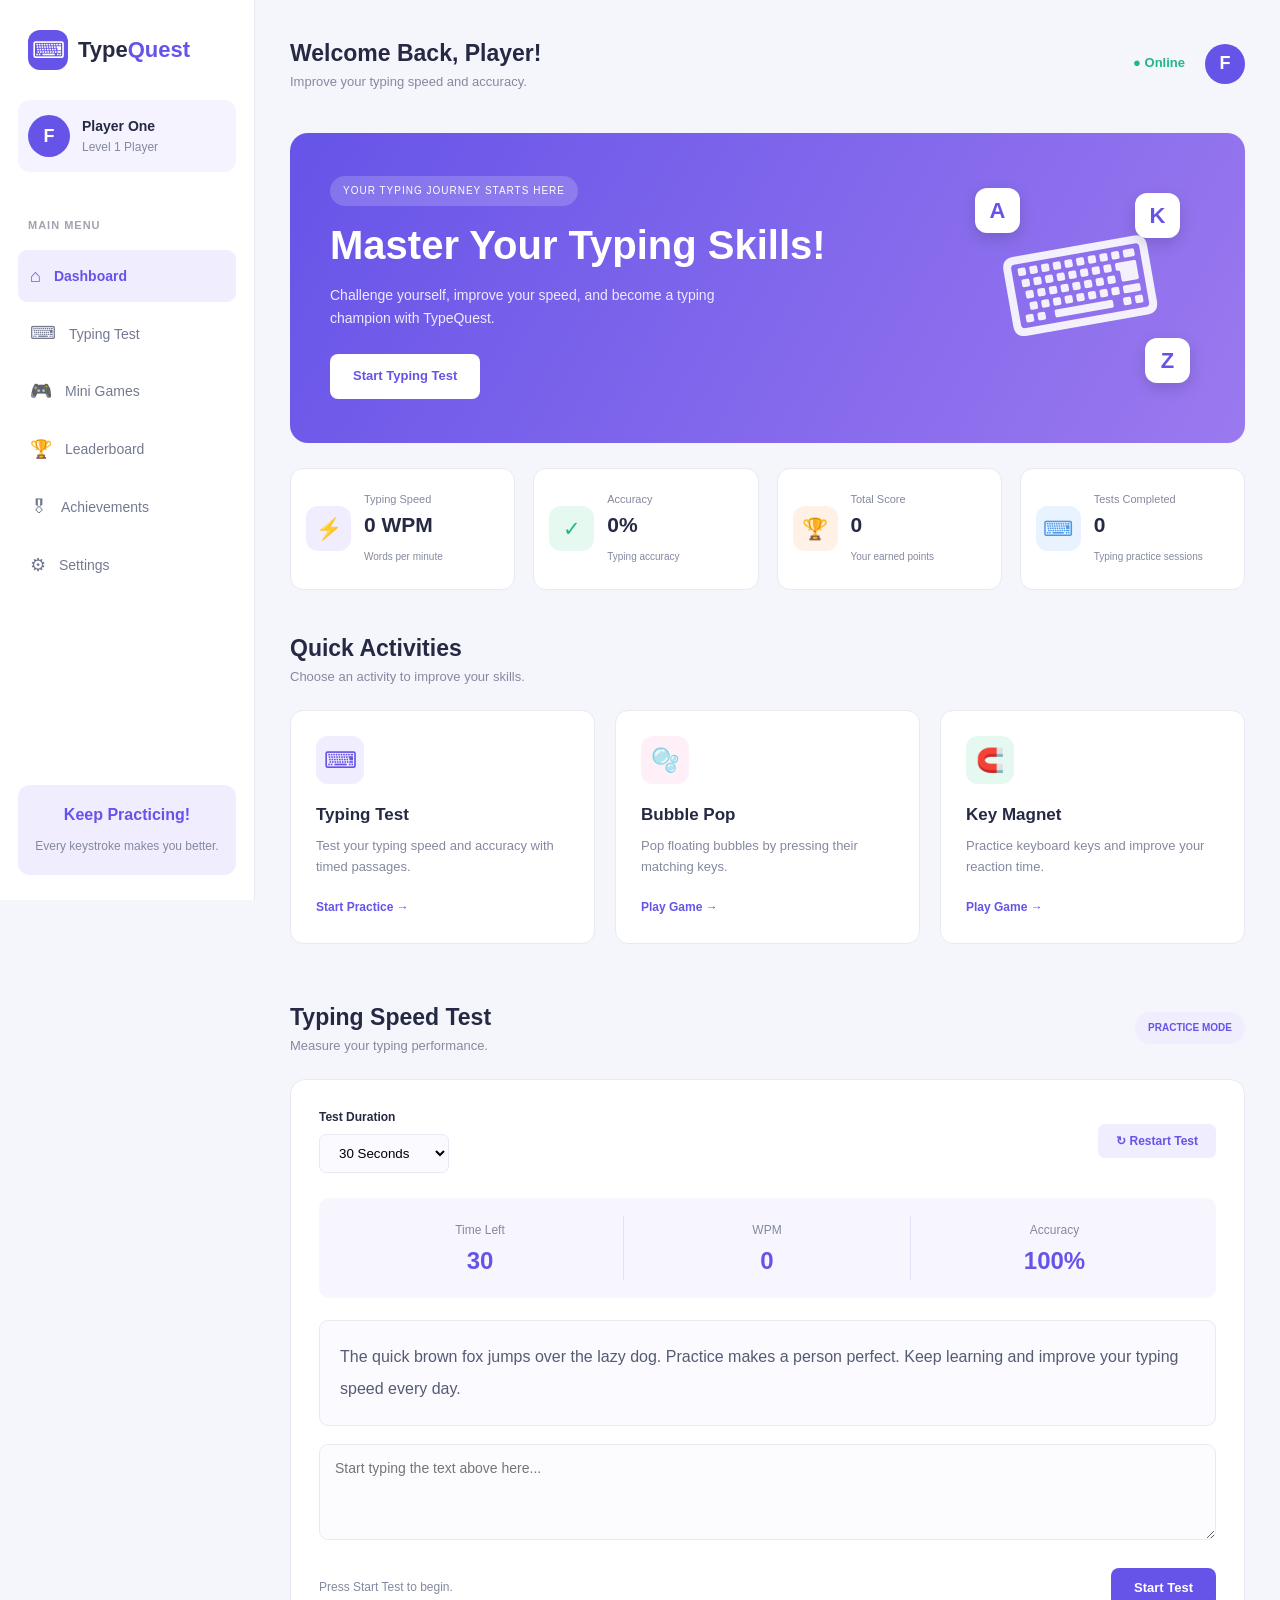
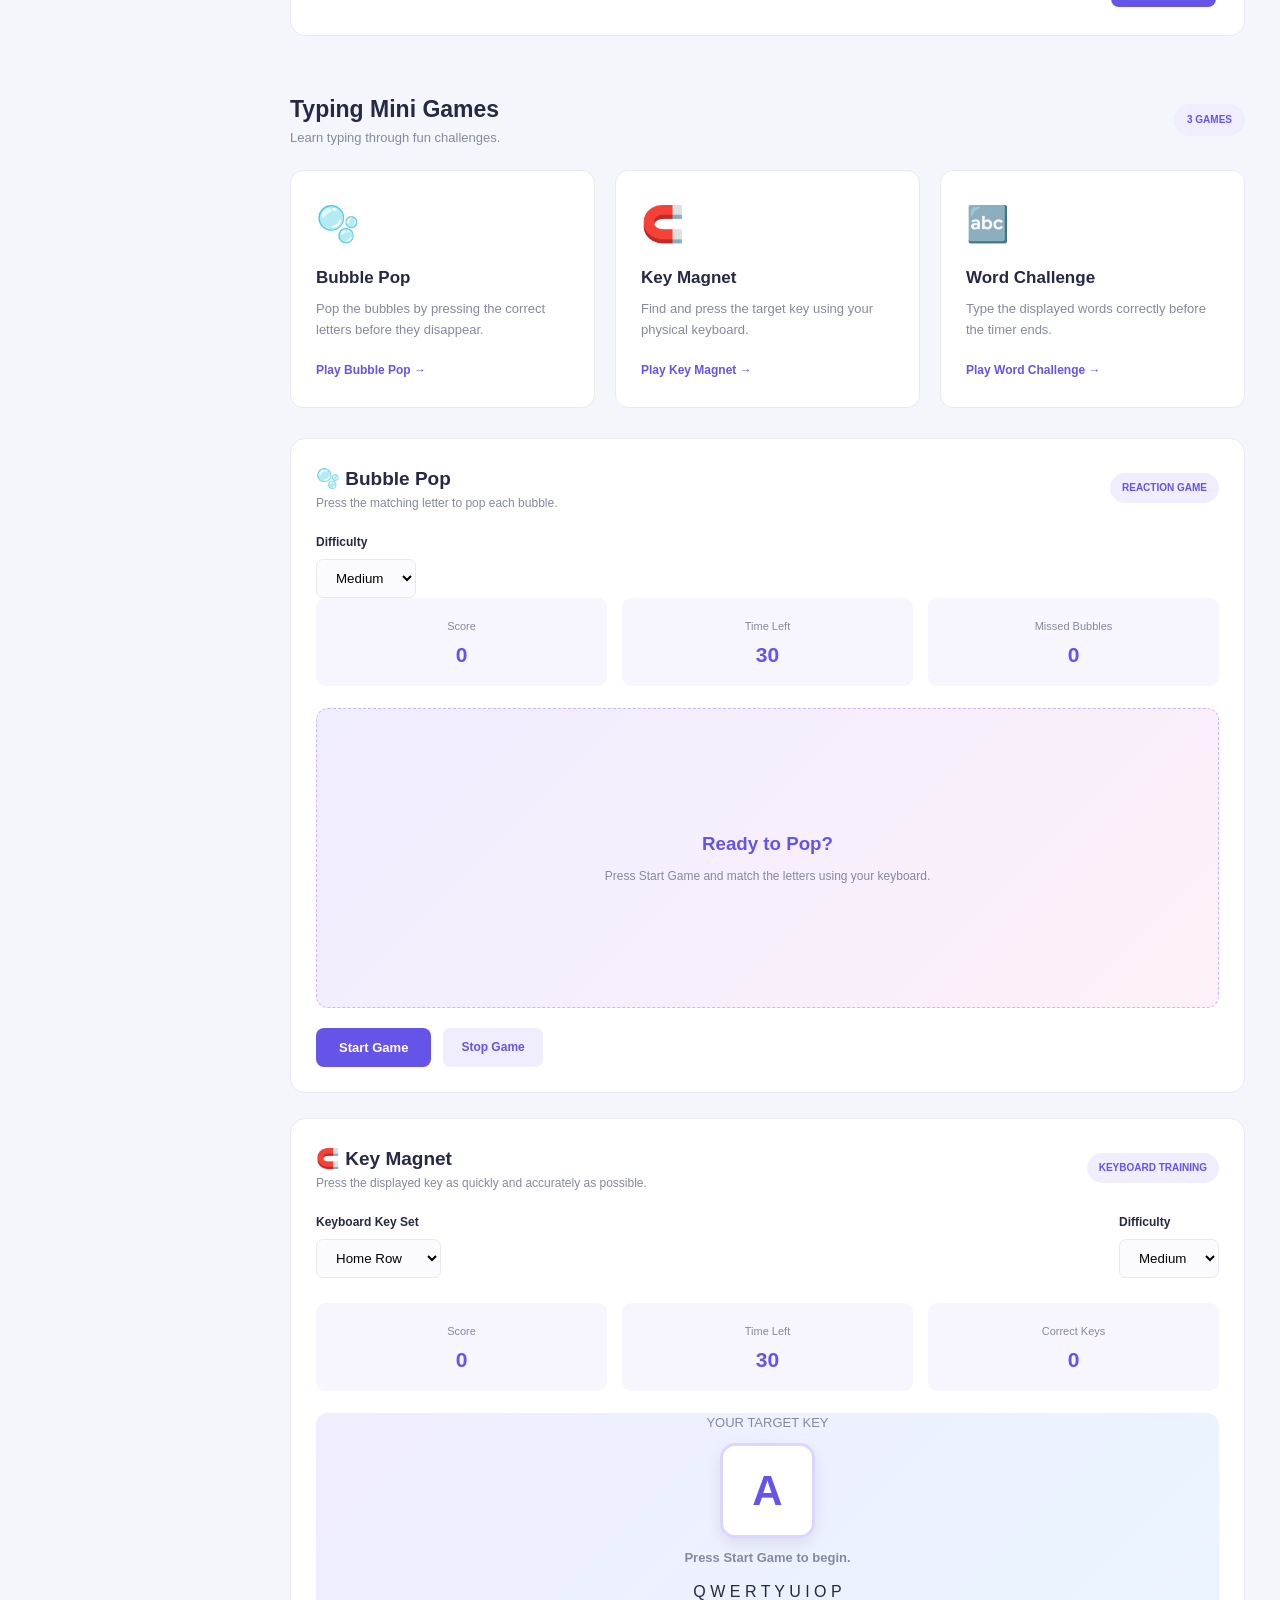
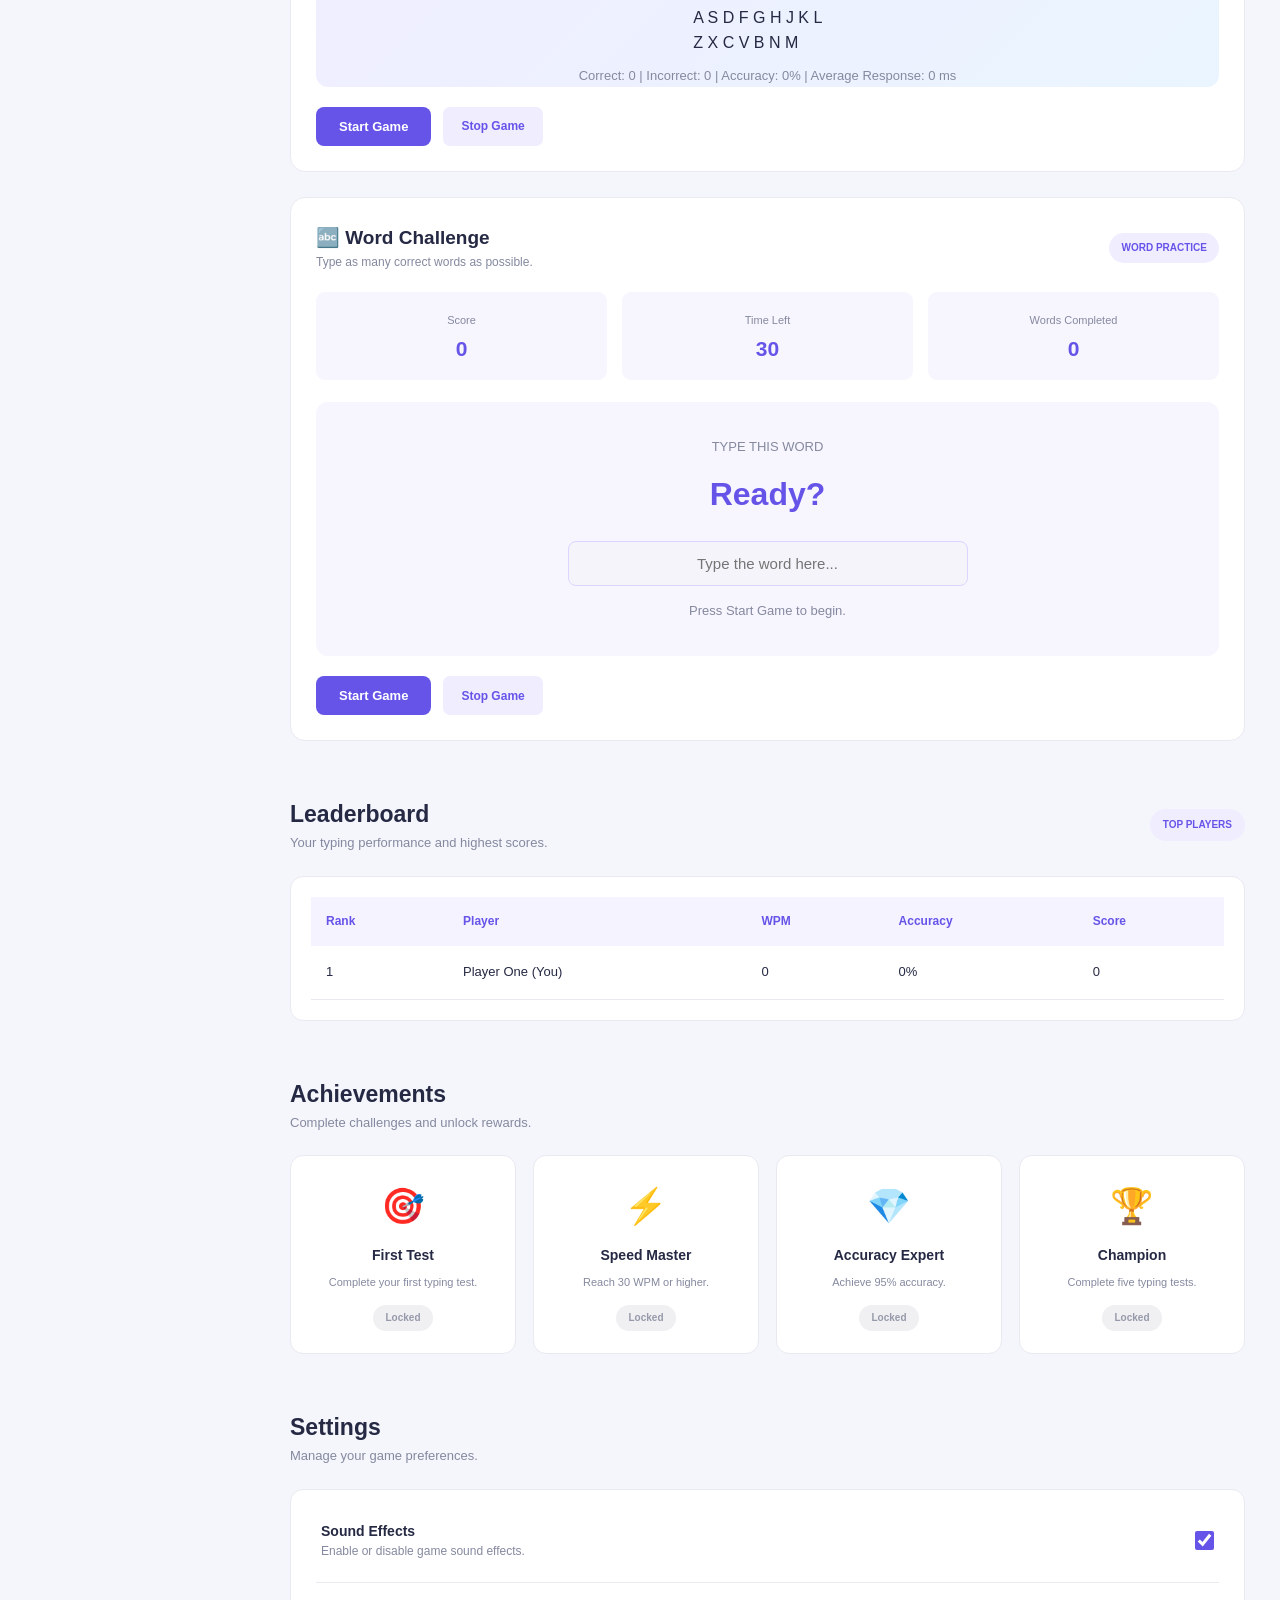
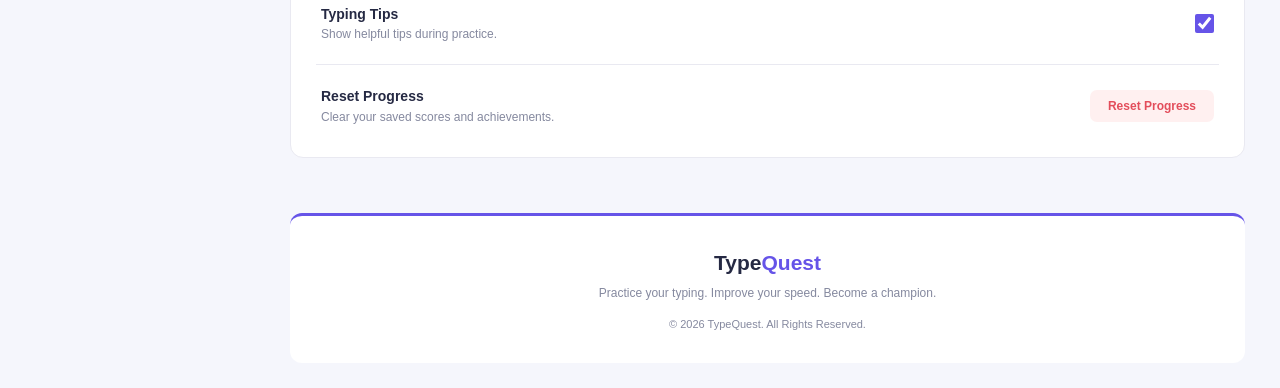
<file: Mid-Assignment-Game/index.html>
<!DOCTYPE html>
<html lang="en">
<head>
    <meta charset="UTF-8">
    <meta name="viewport" content="width=device-width, initial-scale=1.0">
    <title>TypeQuest - Typing Challenge Game</title>
    <link rel="stylesheet" href="css/style.css">
</head>
<body>

    <!-- SIDEBAR -->
    <aside class="sidebar">

        <div class="logo">
            <div class="logo-icon">⌨</div>
            <h2>Type<span>Quest</span></h2>
        </div>

        <div class="user-profile">
            <div class="user-avatar">F</div>
            <div>
                <h3>Player One</h3>
                <p>Level <span id="user-level">1</span> Player</p>
            </div>
        </div>

        <p class="nav-heading">MAIN MENU</p>

        <nav class="sidebar-nav">
            <a href="#dashboard" class="nav-link active"><span>⌂</span> Dashboard</a>
            <a href="#typing-test" class="nav-link"><span>⌨</span> Typing Test</a>
            <a href="#games" class="nav-link"><span>🎮</span> Mini Games</a>
            <a href="#leaderboard" class="nav-link"><span>🏆</span> Leaderboard</a>
            <a href="#achievements" class="nav-link"><span>🎖</span> Achievements</a>
            <a href="#settings" class="nav-link"><span>⚙</span> Settings</a>
        </nav>

        <div class="sidebar-bottom">
            <p>Keep Practicing!</p>
            <span>Every keystroke makes you better.</span>
        </div>

    </aside>


    <!-- MAIN CONTENT -->
    <main class="main-content">

        <header class="topbar">
            <div class="welcome-text">
                <h2>Welcome Back, Player!</h2>
                <p>Improve your typing speed and accuracy.</p>
            </div>

            <div class="topbar-right">
                <span class="online-status">● Online</span>
                <div class="top-avatar">F</div>
            </div>
        </header>


        <!-- DASHBOARD -->
        <section id="dashboard" class="section">

            <div class="hero-banner">
                <div class="hero-content">
                    <span class="hero-tag">YOUR TYPING JOURNEY STARTS HERE</span>
                    <h1>Master Your Typing Skills!</h1>
                    <p>Challenge yourself, improve your speed, and become a typing champion with TypeQuest.</p>
                    <a href="#typing-test" class="primary-btn">Start Typing Test</a>
                </div>

                <div class="hero-decoration">
                    <div class="keyboard-icon">⌨</div>
                    <div class="floating-letter letter-one">A</div>
                    <div class="floating-letter letter-two">Z</div>
                    <div class="floating-letter letter-three">K</div>
                </div>
            </div>


            <div class="stats-grid">

                <div class="stat-card">
                    <div class="stat-icon purple">⚡</div>
                    <div>
                        <p>Typing Speed</p>
                        <h2><span id="dashboard-wpm">0</span> WPM</h2>
                        <small>Words per minute</small>
                    </div>
                </div>

                <div class="stat-card">
                    <div class="stat-icon green">✓</div>
                    <div>
                        <p>Accuracy</p>
                        <h2><span id="dashboard-accuracy">0</span>%</h2>
                        <small>Typing accuracy</small>
                    </div>
                </div>

                <div class="stat-card">
                    <div class="stat-icon orange">🏆</div>
                    <div>
                        <p>Total Score</p>
                        <h2 id="dashboard-score">0</h2>
                        <small>Your earned points</small>
                    </div>
                </div>

                <div class="stat-card">
                    <div class="stat-icon blue">⌨</div>
                    <div>
                        <p>Tests Completed</p>
                        <h2 id="dashboard-tests">0</h2>
                        <small>Typing practice sessions</small>
                    </div>
                </div>

            </div>


            <div class="section-heading">
                <div>
                    <h2>Quick Activities</h2>
                    <p>Choose an activity to improve your skills.</p>
                </div>
            </div>

            <div class="activity-grid">

                <div class="activity-card">
                    <div class="activity-icon purple">⌨</div>
                    <h3>Typing Test</h3>
                    <p>Test your typing speed and accuracy with timed passages.</p>
                    <a href="#typing-test"><span>Start Practice →</span></a>
                </div>

                <div class="activity-card">
                    <div class="activity-icon pink">🫧</div>
                    <h3>Bubble Pop</h3>
                    <p>Pop floating bubbles by pressing their matching keys.</p>
                    <a href="#games"><span>Play Game →</span></a>
                </div>

                <div class="activity-card">
                    <div class="activity-icon green">🧲</div>
                    <h3>Key Magnet</h3>
                    <p>Practice keyboard keys and improve your reaction time.</p>
                    <a href="#games"><span>Play Game →</span></a>
                </div>

            </div>

        </section>


        <!-- TYPING TEST -->
        <section id="typing-test" class="section">

            <div class="section-heading">
                <div>
                    <h2>Typing Speed Test</h2>
                    <p>Measure your typing performance.</p>
                </div>
                <span class="section-badge">PRACTICE MODE</span>
            </div>

            <div class="typing-card">

                <div class="typing-settings">

                    <div class="setting-group">
                        <label for="time-select">Test Duration</label>
                        <select id="time-select">
                            <option value="30">30 Seconds</option>
                            <option value="60">60 Seconds</option>
                            <option value="120">120 Seconds</option>
                        </select>
                    </div>

                    <button id="restart-test" class="secondary-btn">↻ Restart Test</button>

                </div>


                <div class="typing-info">

                    <div class="typing-stat">
                        <span>Time Left</span>
                        <h2 id="timer">30</h2>
                    </div>

                    <div class="typing-stat">
                        <span>WPM</span>
                        <h2 id="wpm">0</h2>
                    </div>

                    <div class="typing-stat">
                        <span>Accuracy</span>
                        <h2 id="accuracy">100%</h2>
                    </div>

                </div>


                <div id="typing-text" class="typing-text">
                    The quick brown fox jumps over the lazy dog.
                    Practice makes a person perfect. Keep learning
                    and improve your typing speed every day.
                </div>

                <textarea id="typing-input" rows="4"
                    placeholder="Start typing the text above here..."
                    disabled></textarea>

                <div class="typing-bottom">
                    <p id="typing-status">Press Start Test to begin your practice.</p>
                    <button id="start-test" class="primary-btn">Start Test</button>
                </div>

            </div>


            <div id="test-result" class="result-card hidden">

                <div class="result-icon">🏆</div>
                <h2>Test Completed!</h2>
                <p>Here is your typing performance.</p>

                <div class="result-grid">
                    <div>
                        <span>Typing Speed</span>
                        <h3 id="result-wpm">0 WPM</h3>
                    </div>

                    <div>
                        <span>Accuracy</span>
                        <h3 id="result-accuracy">0%</h3>
                    </div>

                    <div>
                        <span>Score</span>
                        <h3 id="result-score">0</h3>
                    </div>
                </div>

                <button id="try-again" class="primary-btn">Try Again</button>

            </div>

        </section>


        <!-- MINI GAMES -->
        <section id="games" class="section">

            <div class="section-heading">
                <div>
                    <h2>Typing Mini Games</h2>
                    <p>Learn typing through fun challenges.</p>
                </div>
                <span class="section-badge">3 GAMES</span>
            </div>


            <div class="game-selection">

                <div class="game-card">
                    <div class="game-card-icon">🫧</div>
                    <h3>Bubble Pop</h3>
                    <p>Pop the bubbles by pressing the correct letters before they disappear.</p>
                    <a href="#bubbles-game" class="game-btn">Play Bubble Pop →</a>
                </div>

                <div class="game-card">
                    <div class="game-card-icon">🧲</div>
                    <h3>Key Magnet</h3>
                    <p>Find and press the target key using your physical keyboard.</p>
                    <a href="#keymagnet-game" class="game-btn">Play Key Magnet →</a>
                </div>

                <div class="game-card">
                    <div class="game-card-icon">🔤</div>
                    <h3>Word Challenge</h3>
                    <p>Type the displayed words correctly before the timer ends.</p>
                    <a href="#word-game" class="game-btn">Play Word Challenge →</a>
                </div>

            </div>


            <!-- BUBBLE POP -->
            <div id="bubbles-game" class="game-area">

                <div class="game-title">
                    <div>
                        <h2>🫧 Bubble Pop</h2>
                        <p>Press the matching letter to pop each bubble.</p>
                    </div>
                    <span class="game-level">REACTION GAME</span>
                </div>

                <div class="setting-group">
                    <label for="bubble-difficulty">Difficulty</label>
                    <select id="bubble-difficulty">
                        <option value="easy">Easy</option>
                        <option value="medium" selected>Medium</option>
                        <option value="hard">Hard</option>
                    </select>
                </div>

                <div class="game-scoreboard">
                    <div>
                        <span>Score</span>
                        <h3 id="bubble-score">0</h3>
                    </div>

                    <div>
                        <span>Time Left</span>
                        <h3 id="bubble-timer">30</h3>
                    </div>

                    <div>
                        <span>Missed Bubbles</span>
                        <h3 id="bubble-missed">0 / 6</h3>
                    </div>
                </div>

                <div id="bubble-playground" class="bubble-playground">
                    <div id="bubble-message" class="game-message">
                        <h3>Ready to Pop?</h3>
                        <p>Press Start Game and match the letters using your keyboard.</p>
                    </div>
                </div>

                <div class="game-controls">
                    <button id="start-bubbles" class="primary-btn">Start Game</button>
                    <button id="stop-bubbles" class="secondary-btn">Stop Game</button>
                </div>

            </div>


            <!-- KEY MAGNET -->
            <div id="keymagnet-game" class="game-area">

                <div class="game-title">
                    <div>
                        <h2>🧲 Key Magnet</h2>
                        <p>Press the displayed key as quickly and accurately as possible.</p>
                    </div>
                    <span class="game-level">KEYBOARD TRAINING</span>
                </div>


                <div class="typing-settings">

                    <div class="setting-group">
                        <label for="key-set">Keyboard Key Set</label>
                        <select id="key-set">
                            <option value="home">Home Row</option>
                            <option value="top">Top Row</option>
                            <option value="bottom">Bottom Row</option>
                            <option value="all">All Letters</option>
                        </select>
                    </div>

                    <div class="setting-group">
                        <label for="key-difficulty">Difficulty</label>
                        <select id="key-difficulty">
                            <option value="easy">Easy</option>
                            <option value="medium" selected>Medium</option>
                            <option value="hard">Hard</option>
                        </select>
                    </div>

                </div>


                <div class="game-scoreboard">

                    <div>
                        <span>Score</span>
                        <h3 id="key-score">0</h3>
                    </div>

                    <div>
                        <span>Time Left</span>
                        <h3 id="key-timer">30</h3>
                    </div>

                    <div>
                        <span>Correct Keys</span>
                        <h3 id="key-correct">0</h3>
                    </div>

                </div>


                <div class="key-playground">

                    <p>YOUR TARGET KEY</p>

                    <div id="target-key" class="target-key">A</div>

                    <p id="key-feedback">Press Start Game to begin.</p>

                    <div id="virtual-keyboard" class="virtual-keyboard">

                        <div class="keyboard-row">
                            <span class="virtual-key" data-key="Q">Q</span>
                            <span class="virtual-key" data-key="W">W</span>
                            <span class="virtual-key" data-key="E">E</span>
                            <span class="virtual-key" data-key="R">R</span>
                            <span class="virtual-key" data-key="T">T</span>
                            <span class="virtual-key" data-key="Y">Y</span>
                            <span class="virtual-key" data-key="U">U</span>
                            <span class="virtual-key" data-key="I">I</span>
                            <span class="virtual-key" data-key="O">O</span>
                            <span class="virtual-key" data-key="P">P</span>
                        </div>

                        <div class="keyboard-row">
                            <span class="virtual-key" data-key="A">A</span>
                            <span class="virtual-key" data-key="S">S</span>
                            <span class="virtual-key" data-key="D">D</span>
                            <span class="virtual-key" data-key="F">F</span>
                            <span class="virtual-key" data-key="G">G</span>
                            <span class="virtual-key" data-key="H">H</span>
                            <span class="virtual-key" data-key="J">J</span>
                            <span class="virtual-key" data-key="K">K</span>
                            <span class="virtual-key" data-key="L">L</span>
                        </div>

                        <div class="keyboard-row">
                            <span class="virtual-key" data-key="Z">Z</span>
                            <span class="virtual-key" data-key="X">X</span>
                            <span class="virtual-key" data-key="C">C</span>
                            <span class="virtual-key" data-key="V">V</span>
                            <span class="virtual-key" data-key="B">B</span>
                            <span class="virtual-key" data-key="N">N</span>
                            <span class="virtual-key" data-key="M">M</span>
                        </div>

                    </div>

                    <p id="key-details">
                        Correct: 0 | Incorrect: 0 | Average Response: 0 ms
                    </p>

                </div>


                <div class="game-controls">
                    <button id="start-keygame" class="primary-btn">Start Game</button>
                    <button id="stop-keygame" class="secondary-btn">Stop Game</button>
                </div>

            </div>


            <!-- WORD CHALLENGE -->
            <div id="word-game" class="game-area">

                <div class="game-title">
                    <div>
                        <h2>🔤 Word Challenge</h2>
                        <p>Type as many correct words as possible.</p>
                    </div>
                    <span class="game-level">WORD PRACTICE</span>
                </div>

                <div class="game-scoreboard">
                    <div>
                        <span>Score</span>
                        <h3 id="word-score">0</h3>
                    </div>

                    <div>
                        <span>Time Left</span>
                        <h3 id="word-timer">30</h3>
                    </div>

                    <div>
                        <span>Words Completed</span>
                        <h3 id="word-count">0</h3>
                    </div>
                </div>

                <div class="word-playground">
                    <p>TYPE THIS WORD</p>
                    <h2 id="target-word">Challenge</h2>

                    <input type="text" id="word-input"
                        placeholder="Type the word here..."
                        autocomplete="off">

                    <p id="word-feedback">Press Start Game to begin.</p>
                </div>

                <div class="game-controls">
                    <button id="start-wordgame" class="primary-btn">Start Game</button>
                    <button id="stop-wordgame" class="secondary-btn">Stop Game</button>
                </div>

            </div>

        </section>


        <!-- LEADERBOARD -->
        <section id="leaderboard" class="section">

            <div class="section-heading">
                <div>
                    <h2>Leaderboard</h2>
                    <p>Your typing performance and highest scores.</p>
                </div>
                <span class="section-badge">TOP PLAYERS</span>
            </div>

            <div class="table-container">
                <table class="leaderboard-table">

                    <thead>
                        <tr>
                            <th>Rank</th>
                            <th>Player</th>
                            <th>WPM</th>
                            <th>Accuracy</th>
                            <th>Score</th>
                        </tr>
                    </thead>

                    <tbody id="leaderboard-body">
                        <tr>
                            <td>1</td>
                            <td>Player One (You)</td>
                            <td id="leader-wpm">0</td>
                            <td id="leader-accuracy">0%</td>
                            <td id="leader-score">0</td>
                        </tr>
                    </tbody>

                </table>
            </div>

        </section>


        <!-- ACHIEVEMENTS -->
        <section id="achievements" class="section">

            <div class="section-heading">
                <div>
                    <h2>Achievements</h2>
                    <p>Complete challenges and unlock rewards.</p>
                </div>
            </div>

            <div class="achievement-grid">

                <div class="achievement-card">
                    <div class="achievement-icon">🎯</div>
                    <h3>First Test</h3>
                    <p>Complete your first typing test.</p>
                    <span id="first-test-status" class="locked">Locked</span>
                </div>

                <div class="achievement-card">
                    <div class="achievement-icon">⚡</div>
                    <h3>Speed Master</h3>
                    <p>Reach 30 WPM or higher.</p>
                    <span id="speed-status" class="locked">Locked</span>
                </div>

                <div class="achievement-card">
                    <div class="achievement-icon">💎</div>
                    <h3>Accuracy Expert</h3>
                    <p>Achieve 95% accuracy.</p>
                    <span id="accuracy-status" class="locked">Locked</span>
                </div>

                <div class="achievement-card">
                    <div class="achievement-icon">🏆</div>
                    <h3>Champion</h3>
                    <p>Complete five typing tests.</p>
                    <span id="champion-status" class="locked">Locked</span>
                </div>

            </div>

        </section>


        <!-- SETTINGS -->
        <section id="settings" class="section">

            <div class="section-heading">
                <div>
                    <h2>Settings</h2>
                    <p>Manage your game preferences.</p>
                </div>
            </div>

            <div class="settings-card">

                <div class="settings-row">
                    <div>
                        <h3>Sound Effects</h3>
                        <p>Enable or disable game sound effects.</p>
                    </div>
                    <input type="checkbox" id="sound-setting" checked>
                </div>

                <div class="settings-row">
                    <div>
                        <h3>Typing Tips</h3>
                        <p>Show helpful tips during practice.</p>
                    </div>
                    <input type="checkbox" id="tips-setting" checked>
                </div>

                <div class="settings-row">
                    <div>
                        <h3>Reset Progress</h3>
                        <p>Clear your saved scores and achievements.</p>
                    </div>
                    <button id="reset-progress" class="danger-btn">Reset Progress</button>
                </div>

            </div>

        </section>


        <!-- FOOTER -->
        <footer class="footer">
            <h3>Type<span>Quest</span></h3>
            <p>Practice your typing. Improve your speed. Become a champion.</p>
            <p class="copyright">
                © <span id="current-year"></span> TypeQuest. All Rights Reserved.
            </p>
        </footer>

    </main>


    <!-- JAVASCRIPT -->
    <script src="js/gameUtils.js"></script>
    <script src="js/bubbles.js"></script>
    <script src="js/keymagnet.js"></script>
    <script src="js/main.js"></script>

</body>
</html>
</file>
<file: Mid-Assignment-Game/css/style.css>
/* =====================================
   1. GENERAL SETTINGS
===================================== */

* {
    margin: 0;
    padding: 0;
    box-sizing: border-box;
}

html {
    scroll-behavior: smooth;
    scroll-padding-top: 85px;
}

body {
    font-family: Arial, Helvetica, sans-serif;
    background: #f5f6fc;
    color: #252943;
    line-height: 1.6;
}

a {
    text-decoration: none;
    color: inherit;
}

button,
input,
select,
textarea {
    font-family: inherit;
}

button {
    cursor: pointer;
}

:root {
    --primary: #6654e8;
    --primary-dark: #5140c9;
    --secondary: #f0edff;
    --dark: #252943;
    --muted: #85899f;
    --white: #ffffff;
    --border: #e9e9f1;
    --green: #21b78a;
    --orange: #ff9d50;
    --pink: #ed6eaa;
    --blue: #4997ed;
}

.hidden {
    display: none !important;
}


/* =====================================
   2. SIDEBAR
===================================== */

.sidebar {
    width: 255px;
    height: 100vh;
    background: white;
    position: fixed;
    top: 0;
    left: 0;
    padding: 25px 18px;
    display: flex;
    flex-direction: column;
    border-right: 1px solid var(--border);
    z-index: 100;
    overflow-y: auto;
}

.logo {
    display: flex;
    align-items: center;
    gap: 10px;
    padding: 5px 10px 30px;
}

.logo-icon {
    background: var(--primary);
    color: white;
    width: 40px;
    height: 40px;
    border-radius: 12px;
    display: flex;
    align-items: center;
    justify-content: center;
    font-size: 23px;
}

.logo h2 {
    font-size: 22px;
    color: var(--dark);
}

.logo h2 span,
.footer h3 span {
    color: var(--primary);
}

.user-profile {
    background: #f5f3ff;
    padding: 15px 10px;
    border-radius: 12px;
    display: flex;
    align-items: center;
    gap: 12px;
    margin-bottom: 30px;
}

.user-avatar,
.top-avatar {
    width: 42px;
    height: 42px;
    border-radius: 50%;
    background: var(--primary);
    color: white;
    display: flex;
    align-items: center;
    justify-content: center;
    font-weight: bold;
    font-size: 18px;
}

.user-profile h3 {
    font-size: 14px;
}

.user-profile p {
    font-size: 12px;
    color: var(--muted);
}

.nav-heading {
    font-size: 11px;
    color: #a0a2b5;
    font-weight: bold;
    letter-spacing: 1px;
    margin: 15px 10px;
}

.sidebar-nav {
    display: flex;
    flex-direction: column;
}

.nav-link {
    display: flex;
    align-items: center;
    gap: 13px;
    padding: 12px;
    color: #747991;
    font-size: 14px;
    border-radius: 9px;
    margin-bottom: 5px;
    transition: 0.3s;
}

.nav-link span {
    font-size: 18px;
}

.nav-link:hover,
.nav-link.active {
    background: #f0edff;
    color: var(--primary);
}

.nav-link.active {
    font-weight: bold;
}

.sidebar-bottom {
    margin-top: auto;
    background: #f0edff;
    padding: 17px;
    border-radius: 12px;
    text-align: center;
}

.sidebar-bottom p {
    color: var(--primary);
    font-weight: bold;
    margin-bottom: 5px;
}

.sidebar-bottom span {
    font-size: 12px;
    color: var(--muted);
}


/* =====================================
   3. MAIN CONTENT AND TOPBAR
===================================== */

.main-content {
    margin-left: 255px;
    padding: 25px 35px;
}

.topbar {
    display: flex;
    align-items: center;
    justify-content: space-between;
    margin-bottom: 30px;
    padding: 10px 0;
}

.welcome-text h2 {
    font-size: 23px;
    color: var(--dark);
}

.welcome-text p {
    font-size: 13px;
    color: var(--muted);
}

.topbar-right {
    display: flex;
    align-items: center;
    gap: 20px;
}

.online-status {
    color: var(--green);
    font-size: 13px;
    font-weight: bold;
}

.top-avatar {
    width: 40px;
    height: 40px;
}

.section {
    margin-bottom: 55px;
}


/* =====================================
   4. HERO BANNER
===================================== */

.hero-banner {
    min-height: 310px;
    background: linear-gradient(120deg, #6654e8, #9b79ef);
    border-radius: 18px;
    padding: 40px;
    display: flex;
    align-items: center;
    justify-content: space-between;
    color: white;
    overflow: hidden;
    position: relative;
}

.hero-content {
    max-width: 550px;
    z-index: 2;
}

.hero-tag {
    display: inline-block;
    background: rgba(255,255,255,0.18);
    padding: 7px 13px;
    border-radius: 20px;
    font-size: 10px;
    letter-spacing: 1px;
    margin-bottom: 15px;
}

.hero-content h1 {
    font-size: 40px;
    line-height: 1.2;
    margin-bottom: 15px;
}

.hero-content p {
    font-size: 14px;
    max-width: 430px;
    margin-bottom: 25px;
    color: #eeeaff;
}

.primary-btn {
    display: inline-block;
    background: var(--primary);
    color: white;
    border: none;
    padding: 12px 23px;
    border-radius: 8px;
    font-size: 13px;
    font-weight: bold;
    transition: 0.3s;
}

.hero-content .primary-btn {
    background: white;
    color: var(--primary);
}

.primary-btn:hover {
    background: var(--primary-dark);
    color: white;
    transform: translateY(-2px);
}

.hero-decoration {
    position: relative;
    width: 250px;
    height: 220px;
    display: flex;
    align-items: center;
    justify-content: center;
}

.keyboard-icon {
    font-size: 110px;
    transform: rotate(-10deg);
    opacity: 0.9;
}

.floating-letter {
    position: absolute;
    width: 45px;
    height: 45px;
    background: white;
    color: var(--primary);
    display: flex;
    align-items: center;
    justify-content: center;
    font-size: 22px;
    font-weight: bold;
    border-radius: 12px;
    box-shadow: 0 5px 15px rgba(0,0,0,0.15);
    animation: float 3s infinite ease-in-out;
}

.letter-one {
    top: 10px;
    left: 20px;
}

.letter-two {
    bottom: 15px;
    right: 15px;
    animation-delay: 0.5s;
}

.letter-three {
    top: 15px;
    right: 25px;
    animation-delay: 1s;
}

@keyframes float {
    0%, 100% {
        transform: translateY(0);
    }

    50% {
        transform: translateY(-12px);
    }
}


/* =====================================
   5. STATISTICS CARDS
===================================== */

.stats-grid {
    display: grid;
    grid-template-columns: repeat(4, 1fr);
    gap: 18px;
    margin: 25px 0 40px;
}

.stat-card {
    background: white;
    padding: 22px 15px;
    border-radius: 13px;
    display: flex;
    align-items: center;
    gap: 13px;
    border: 1px solid var(--border);
    transition: 0.3s;
}

.stat-card:hover {
    transform: translateY(-4px);
    box-shadow: 0 8px 20px rgba(0,0,0,0.06);
}

.stat-icon {
    width: 45px;
    height: 45px;
    display: flex;
    align-items: center;
    justify-content: center;
    border-radius: 12px;
    font-size: 21px;
}

.purple {
    background: #f0edff;
    color: #6654e8;
}

.green {
    background: #e6f9f1;
    color: #21b78a;
}

.orange {
    background: #fff1e5;
    color: #ff9d50;
}

.blue {
    background: #e8f3ff;
    color: #4997ed;
}

.stat-card p {
    color: var(--muted);
    font-size: 11px;
}

.stat-card h2 {
    font-size: 21px;
    color: var(--dark);
}

.stat-card small {
    font-size: 10px;
    color: var(--muted);
}


/* =====================================
   6. SECTION HEADINGS
===================================== */

.section-heading {
    display: flex;
    align-items: center;
    justify-content: space-between;
    margin-bottom: 22px;
}

.section-heading h2 {
    font-size: 23px;
    color: var(--dark);
}

.section-heading p {
    font-size: 13px;
    color: var(--muted);
}

.section-badge {
    background: #f0edff;
    color: var(--primary);
    padding: 8px 13px;
    font-size: 10px;
    font-weight: bold;
    border-radius: 20px;
}


/* =====================================
   7. ACTIVITY CARDS
===================================== */

.activity-grid {
    display: grid;
    grid-template-columns: repeat(3, 1fr);
    gap: 20px;
}

.activity-card {
    background: white;
    padding: 25px;
    border-radius: 13px;
    border: 1px solid var(--border);
    transition: 0.3s;
}

.activity-card:hover {
    transform: translateY(-5px);
    box-shadow: 0 8px 22px rgba(0,0,0,0.07);
}

.activity-icon {
    width: 48px;
    height: 48px;
    display: flex;
    align-items: center;
    justify-content: center;
    border-radius: 12px;
    font-size: 23px;
    margin-bottom: 17px;
}

.pink {
    background: #fff0f7;
}

.activity-card h3 {
    font-size: 17px;
    margin-bottom: 8px;
}

.activity-card p {
    color: var(--muted);
    font-size: 13px;
    margin-bottom: 15px;
}

.activity-card span {
    color: var(--primary);
    font-size: 12px;
    font-weight: bold;
}


/* =====================================
   8. TYPING TEST
===================================== */

.typing-card,
.result-card {
    background: white;
    padding: 28px;
    border-radius: 15px;
    border: 1px solid var(--border);
}

.typing-settings {
    display: flex;
    justify-content: space-between;
    align-items: center;
    margin-bottom: 25px;
}

.setting-group label {
    display: block;
    font-size: 12px;
    font-weight: bold;
    margin-bottom: 7px;
}

.setting-group select {
    padding: 10px 15px;
    border: 1px solid var(--border);
    border-radius: 7px;
    outline: none;
    background: #fafaff;
}

.secondary-btn {
    padding: 10px 18px;
    background: #f0edff;
    color: var(--primary);
    border: none;
    border-radius: 7px;
    font-weight: bold;
    font-size: 12px;
    transition: 0.3s;
}

.secondary-btn:hover {
    background: var(--primary);
    color: white;
}

.typing-info {
    display: grid;
    grid-template-columns: repeat(3, 1fr);
    background: #f7f6ff;
    padding: 18px;
    border-radius: 10px;
    margin-bottom: 22px;
    text-align: center;
}

.typing-stat {
    border-right: 1px solid #e5e2f5;
}

.typing-stat:last-child {
    border-right: none;
}

.typing-stat span {
    font-size: 12px;
    color: var(--muted);
}

.typing-stat h2 {
    color: var(--primary);
    font-size: 24px;
}

.typing-text {
    padding: 20px;
    background: #fafaff;
    border: 1px solid var(--border);
    border-radius: 9px;
    font-size: 16px;
    line-height: 2;
    margin-bottom: 18px;
    color: #555b73;
}

.typing-input-correct {
    color: var(--green);
}

.typing-input-wrong {
    color: #f05b70;
    background: #ffe9ed;
}

#typing-input {
    width: 100%;
    padding: 15px;
    border: 1px solid var(--border);
    border-radius: 9px;
    resize: vertical;
    font-size: 14px;
    outline: none;
    background: #fcfcff;
}

#typing-input:focus {
    border-color: var(--primary);
}

.typing-bottom {
    display: flex;
    align-items: center;
    justify-content: space-between;
    margin-top: 20px;
}

#typing-status {
    font-size: 12px;
    color: var(--muted);
}


/* =====================================
   9. RESULT CARD
===================================== */

.result-card {
    text-align: center;
    margin-top: 22px;
}

.result-icon {
    font-size: 45px;
    margin-bottom: 10px;
}

.result-card h2 {
    color: var(--dark);
    margin-bottom: 5px;
}

.result-card > p {
    font-size: 13px;
    color: var(--muted);
}

.result-grid {
    display: grid;
    grid-template-columns: repeat(3, 1fr);
    gap: 15px;
    margin: 25px 0;
}

.result-grid div {
    background: #f5f3ff;
    padding: 18px;
    border-radius: 10px;
}

.result-grid span {
    font-size: 12px;
    color: var(--muted);
}

.result-grid h3 {
    color: var(--primary);
    margin-top: 5px;
}


/* =====================================
   10. MINI GAME SELECTION
===================================== */

.game-selection {
    display: grid;
    grid-template-columns: repeat(3, 1fr);
    gap: 20px;
    margin-bottom: 30px;
}

.game-card {
    background: white;
    padding: 25px;
    border-radius: 13px;
    border: 1px solid var(--border);
    transition: 0.3s;
}

.game-card:hover {
    transform: translateY(-5px);
    box-shadow: 0 8px 20px rgba(0,0,0,0.07);
}

.game-card-icon {
    font-size: 35px;
    margin-bottom: 12px;
}

.game-card h3 {
    font-size: 17px;
    margin-bottom: 8px;
}

.game-card p {
    color: var(--muted);
    font-size: 13px;
    margin-bottom: 15px;
}

.game-btn {
    display: inline-block;
    color: var(--primary);
    font-size: 12px;
    font-weight: bold;
}


/* =====================================
   11. COMMON GAME AREA
===================================== */

.game-area {
    background: white;
    padding: 25px;
    border-radius: 15px;
    margin-bottom: 25px;
    border: 1px solid var(--border);
}

.game-title {
    display: flex;
    justify-content: space-between;
    align-items: center;
    margin-bottom: 20px;
}

.game-title h2 {
    font-size: 19px;
}

.game-title p {
    color: var(--muted);
    font-size: 12px;
}

.game-level {
    background: #f0edff;
    color: var(--primary);
    padding: 7px 12px;
    border-radius: 20px;
    font-size: 10px;
    font-weight: bold;
}

.game-scoreboard {
    display: grid;
    grid-template-columns: repeat(3, 1fr);
    gap: 15px;
    margin-bottom: 22px;
}

.game-scoreboard > div {
    background: #f7f6ff;
    padding: 14px;
    border-radius: 9px;
    text-align: center;
}

.game-scoreboard span {
    font-size: 11px;
    color: var(--muted);
}

.game-scoreboard h3 {
    color: var(--primary);
    font-size: 21px;
}

.game-controls {
    display: flex;
    gap: 12px;
    margin-top: 20px;
}


/* =====================================
   12. BUBBLE POP GAME
===================================== */

.bubble-playground {
    height: 300px;
    background: linear-gradient(135deg, #f0edff, #fdf0f8);
    border-radius: 12px;
    position: relative;
    overflow: hidden;
    border: 1px dashed #c8bafa;
}

.game-message {
    position: absolute;
    top: 50%;
    left: 50%;
    transform: translate(-50%, -50%);
    text-align: center;
    width: 85%;
}

.game-message h3 {
    color: var(--primary);
    margin-bottom: 8px;
}

.game-message p {
    font-size: 12px;
    color: var(--muted);
}

.bubble {
    width: 52px;
    height: 52px;
    position: absolute;
    border-radius: 50%;
    display: flex;
    align-items: center;
    justify-content: center;
    font-size: 19px;
    font-weight: bold;
    color: white;
    background: linear-gradient(135deg, #8f78f5, #6654e8);
    border: 3px solid rgba(255,255,255,0.5);
    box-shadow: 0 4px 12px rgba(102,84,232,0.25);
    cursor: default;
    animation: bubbleFloat 3s infinite ease-in-out;
}

@keyframes bubbleFloat {
    0%, 100% {
        transform: translateY(0);
    }

    50% {
        transform: translateY(-10px);
    }
}


/* =====================================
   13. KEY MAGNET GAME
===================================== */

.key-playground {
    background: linear-gradient(135deg, #f0edff, #eaf5ff);
    border-radius: 12px;
    min-height: 250px;
    display: flex;
    flex-direction: column;
    align-items: center;
    justify-content: center;
    gap: 10px;
}

.key-playground p {
    color: var(--muted);
    font-size: 13px;
}

.target-key {
    width: 95px;
    height: 95px;
    background: white;
    color: var(--primary);
    border: 3px solid #dcd5ff;
    border-radius: 15px;
    display: flex;
    align-items: center;
    justify-content: center;
    font-size: 42px;
    font-weight: bold;
    box-shadow: 0 6px 15px rgba(0,0,0,0.08);
    transition: 0.2s;
}

.target-key:hover {
    transform: scale(1.05);
}

#key-feedback {
    font-weight: bold;
}


/* =====================================
   14. WORD CHALLENGE GAME
===================================== */

.word-playground {
    background: #f7f6ff;
    padding: 35px 20px;
    border-radius: 12px;
    text-align: center;
}

.word-playground p {
    color: var(--muted);
    font-size: 13px;
}

.word-playground h2 {
    color: var(--primary);
    font-size: 32px;
    margin: 12px 0 20px;
}

#word-input {
    width: 100%;
    max-width: 400px;
    padding: 13px;
    border: 1px solid #dcd5ff;
    border-radius: 8px;
    outline: none;
    text-align: center;
    font-size: 15px;
}

#word-input:focus {
    border-color: var(--primary);
}

#word-feedback {
    margin-top: 15px;
}


/* =====================================
   15. LEADERBOARD TABLE
===================================== */

.table-container {
    background: white;
    padding: 20px;
    border-radius: 13px;
    overflow-x: auto;
    border: 1px solid var(--border);
}

.leaderboard-table {
    width: 100%;
    border-collapse: collapse;
    text-align: left;
    min-width: 550px;
}

.leaderboard-table th {
    background: #f5f3ff;
    color: var(--primary);
    font-size: 12px;
    padding: 15px;
}

.leaderboard-table td {
    padding: 16px 15px;
    border-bottom: 1px solid var(--border);
    font-size: 13px;
}

.leaderboard-table tbody tr:hover {
    background: #faf9ff;
}


/* =====================================
   16. ACHIEVEMENTS
===================================== */

.achievement-grid {
    display: grid;
    grid-template-columns: repeat(4, 1fr);
    gap: 17px;
}

.achievement-card {
    background: white;
    border: 1px solid var(--border);
    border-radius: 13px;
    padding: 22px 15px;
    text-align: center;
    transition: 0.3s;
}

.achievement-card:hover {
    transform: translateY(-4px);
}

.achievement-icon {
    font-size: 35px;
    margin-bottom: 10px;
}

.achievement-card h3 {
    font-size: 14px;
    margin-bottom: 7px;
}

.achievement-card p {
    font-size: 11px;
    color: var(--muted);
    margin-bottom: 12px;
}

.locked,
.unlocked {
    display: inline-block;
    padding: 5px 12px;
    border-radius: 20px;
    font-size: 10px;
    font-weight: bold;
}

.locked {
    background: #f0f0f3;
    color: #9699a9;
}

.unlocked {
    background: #e4f9ef;
    color: #159b6f;
}


/* =====================================
   17. SETTINGS
===================================== */

.settings-card {
    background: white;
    padding: 10px 25px;
    border-radius: 13px;
    border: 1px solid var(--border);
}

.settings-row {
    display: flex;
    justify-content: space-between;
    align-items: center;
    padding: 20px 5px;
    border-bottom: 1px solid var(--border);
    gap: 15px;
}

.settings-row:last-child {
    border-bottom: none;
}

.settings-row h3 {
    font-size: 14px;
}

.settings-row p {
    font-size: 12px;
    color: var(--muted);
}

.settings-row input[type="checkbox"] {
    width: 19px;
    height: 19px;
    accent-color: var(--primary);
    cursor: pointer;
}

.danger-btn {
    background: #fff0f0;
    color: #e34d5b;
    padding: 9px 18px;
    border: none;
    border-radius: 7px;
    font-size: 12px;
    font-weight: bold;
}

.danger-btn:hover {
    background: #e34d5b;
    color: white;
}


/* =====================================
   18. FOOTER
===================================== */

.footer {
    text-align: center;
    padding: 30px 10px;
    background: white;
    border-radius: 12px;
    border-top: 3px solid var(--primary);
}

.footer h3 {
    color: var(--dark);
    font-size: 21px;
    margin-bottom: 5px;
}

.footer p {
    color: var(--muted);
    font-size: 12px;
}

.footer .copyright {
    margin-top: 12px;
    font-size: 11px;
}


/* =====================================
   19. RESPONSIVE DESIGN
===================================== */

@media (max-width: 1100px) {

    .sidebar {
        width: 220px;
    }

    .main-content {
        margin-left: 220px;
        padding: 22px;
    }

    .stats-grid {
        grid-template-columns: repeat(2, 1fr);
    }

    .achievement-grid {
        grid-template-columns: repeat(2, 1fr);
    }

    .hero-content h1 {
        font-size: 34px;
    }

}

@media (max-width: 768px) {

    .sidebar {
        width: 100%;
        height: auto;
        position: relative;
        padding: 15px;
    }

    .logo {
        padding-bottom: 15px;
    }

    .user-profile,
    .sidebar-bottom {
        display: none;
    }

    .sidebar-nav {
        flex-direction: row;
        flex-wrap: wrap;
        gap: 5px;
    }

    .nav-heading {
        display: none;
    }

    .nav-link {
        padding: 9px 10px;
        font-size: 11px;
    }

    .nav-link span {
        font-size: 14px;
    }

    .main-content {
        margin-left: 0;
        padding: 20px;
    }

    .topbar {
        align-items: flex-start;
    }

    .hero-banner {
        padding: 30px 20px;
    }

    .hero-decoration {
        width: 130px;
    }

    .keyboard-icon {
        font-size: 70px;
    }

    .hero-content h1 {
        font-size: 30px;
    }

    .activity-grid,
    .game-selection {
        grid-template-columns: repeat(2, 1fr);
    }

    .stats-grid {
        gap: 12px;
    }

}

@media (max-width: 500px) {

    .main-content {
        padding: 15px;
    }

    .welcome-text h2 {
        font-size: 18px;
    }

    .welcome-text p {
        font-size: 11px;
    }

    .online-status {
        display: none;
    }

    .hero-banner {
        min-height: 280px;
    }

    .hero-content h1 {
        font-size: 27px;
    }

    .hero-content p {
        font-size: 12px;
    }

    .hero-decoration {
        display: none;
    }

    .stats-grid,
    .activity-grid,
    .game-selection,
    .achievement-grid {
        grid-template-columns: 1fr;
    }

    .stat-card {
        padding: 16px;
    }

    .section-heading h2 {
        font-size: 19px;
    }

    .typing-card,
    .game-area {
        padding: 17px;
    }

    .typing-info {
        padding: 12px 5px;
    }

    .typing-stat h2 {
        font-size: 19px;
    }

    .typing-settings {
        gap: 12px;
        flex-wrap: wrap;
    }

    .typing-bottom {
        align-items: flex-start;
        gap: 15px;
        flex-direction: column;
    }

    .result-grid {
        gap: 8px;
    }

    .result-grid div {
        padding: 12px 5px;
    }

    .game-title {
        align-items: flex-start;
        gap: 10px;
    }

    .game-title h2 {
        font-size: 16px;
    }

    .game-controls {
        flex-wrap: wrap;
    }

    .game-scoreboard {
        gap: 7px;
    }

    .game-scoreboard > div {
        padding: 10px 5px;
    }

    .settings-row {
        align-items: flex-start;
    }

}
</file>
